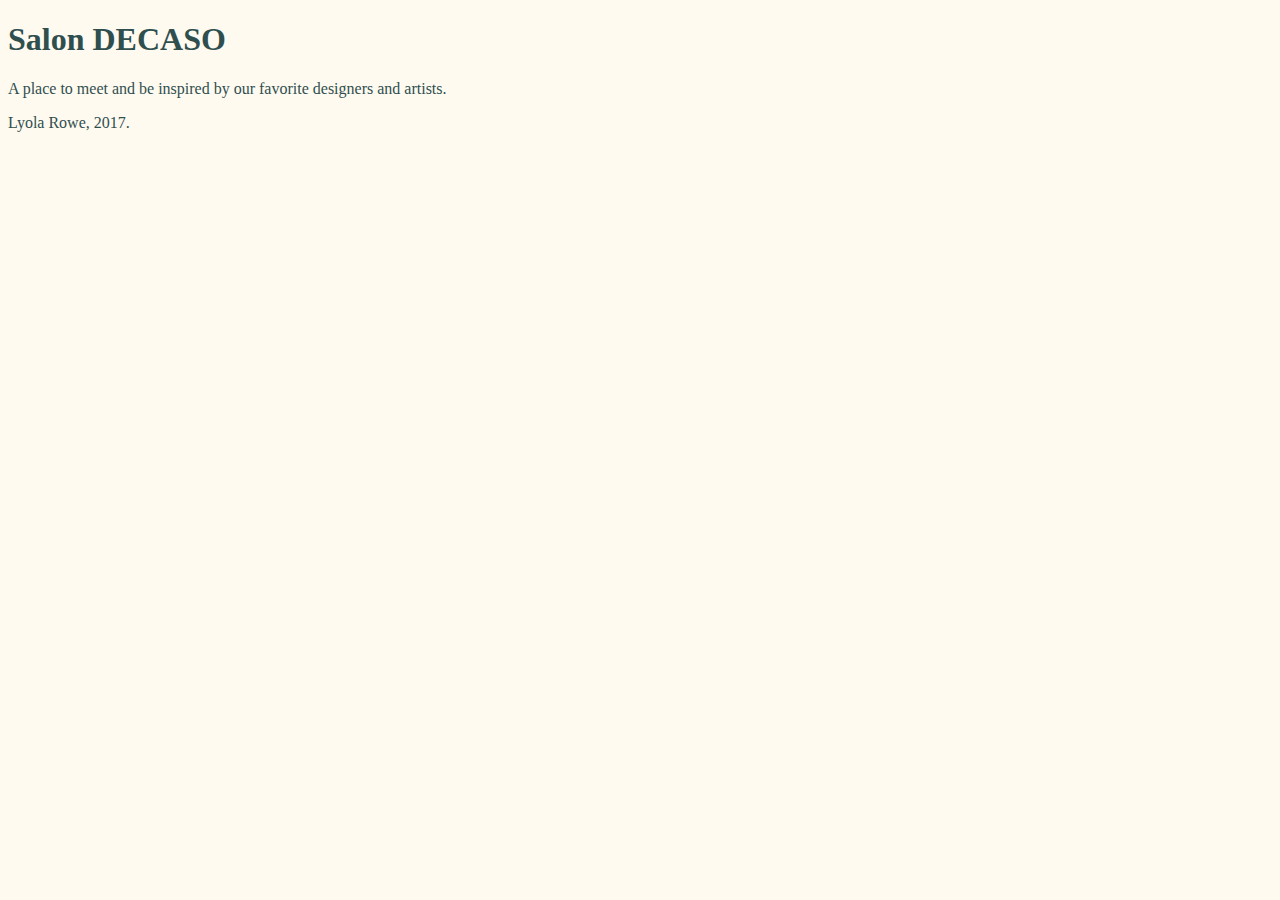
<file: unit_1/index.html>
<!DOCTYPE html>
<html>
	<head>
		<title>Salon DECASO</title>
		<link rel="stylesheet" type="text/css" href="css/style.css">
	</head>
	<body>
		<h1>Salon DECASO</h1>
		<p>A place to meet and be inspired by our favorite designers and artists. </p>
		<p>Lyola Rowe, 2017.</p>
	</body>
</html>
</file>
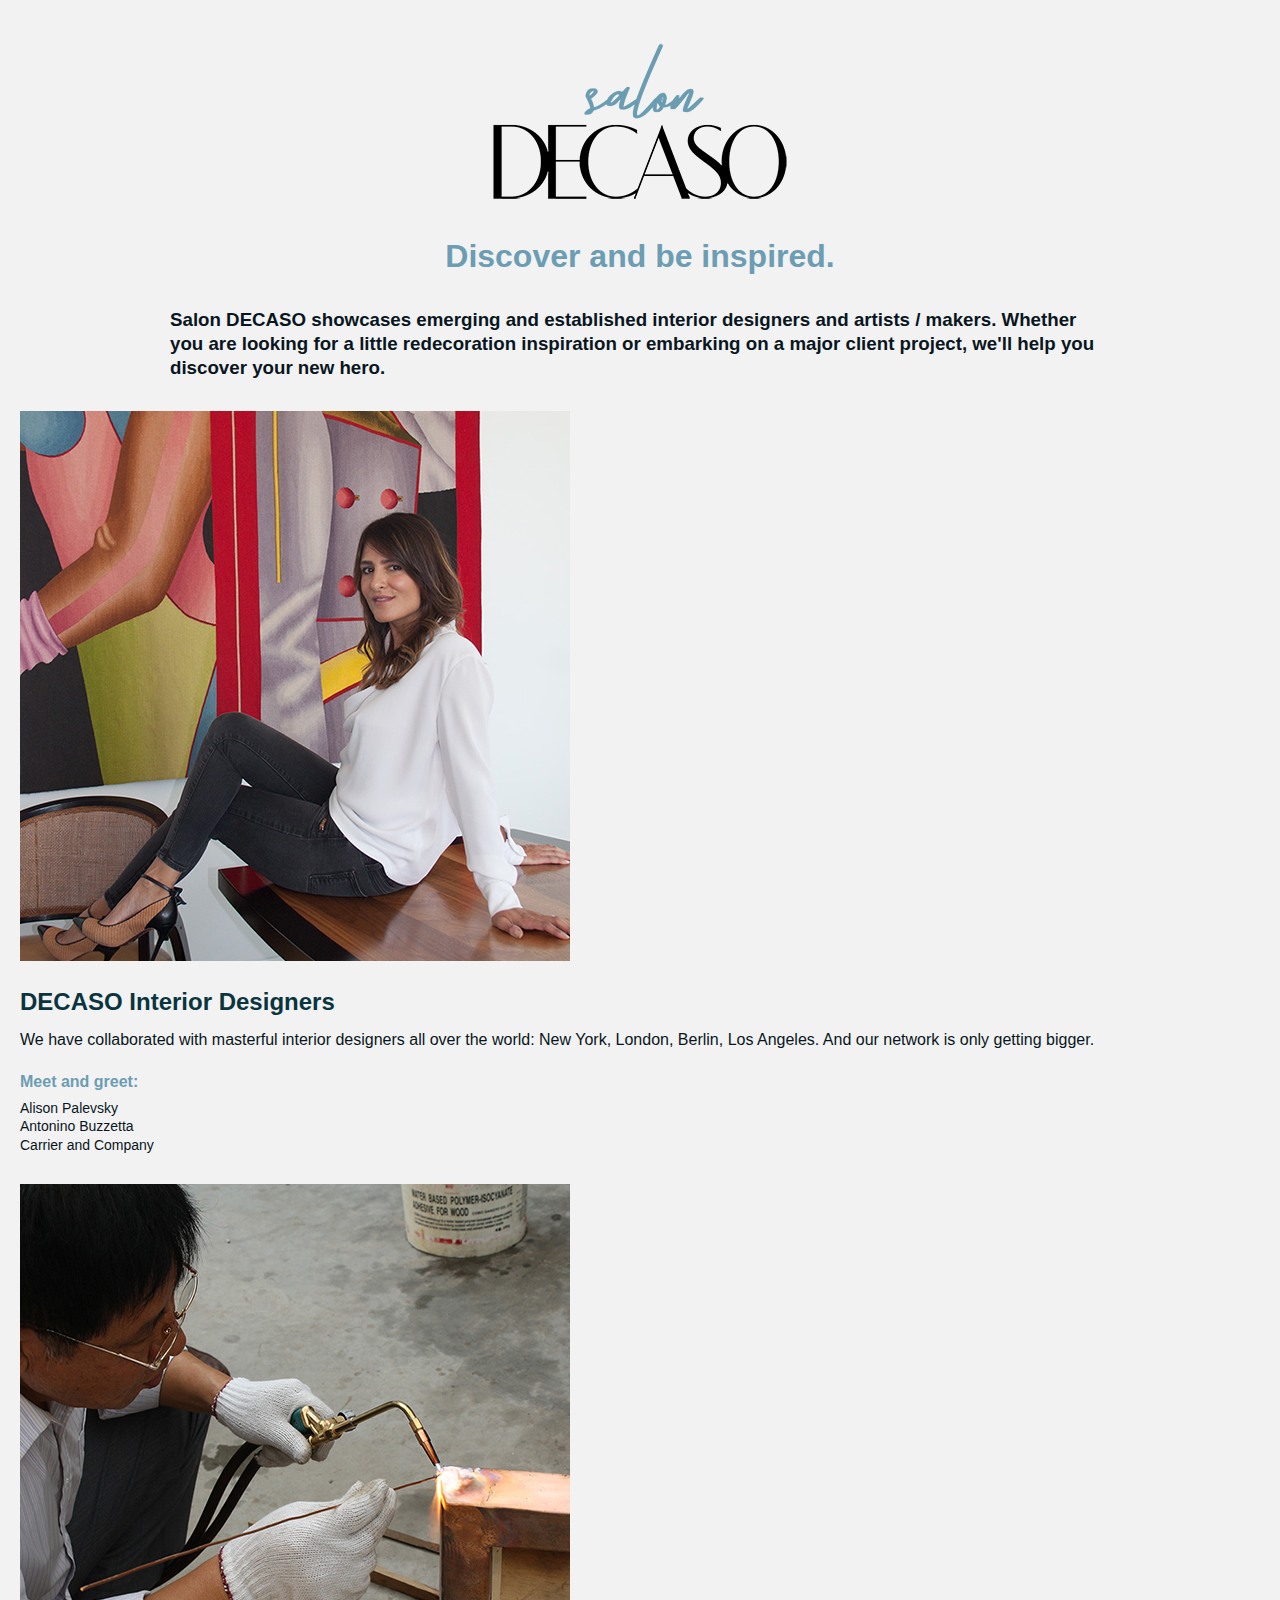
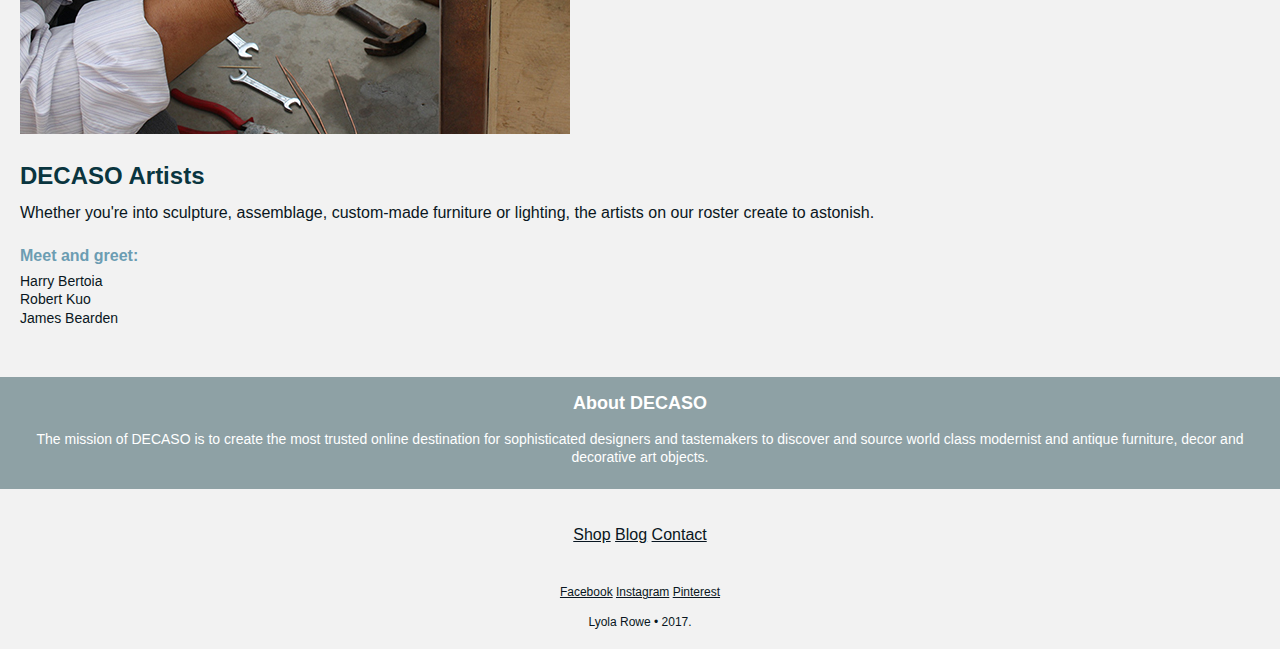
<file: unit_3/index.html>
<!DOCTYPE html>
<html>
<head>
	<title>Salon DECASO</title>
	<link rel="stylesheet" type="text/css" href="css/style.css">
</head>
<body>
	<main>
	<img src="images/logo-salon-decaso.png" alt="Salon DECASO logo" title="Salon DECASO" class="center">
	
	<h1>Discover and be inspired.</h1>
	<h3>Salon DECASO showcases emerging and established interior designers and artists / makers. Whether you are looking for
	a little redecoration inspiration or embarking on a major client project, we'll help you discover your new hero.</h3>
	
	<img src="images/alison-palevsky-web.jpg" alt="Photo of Alison Palevsky" title="Alison Palevsky" class="image">
	<h2>DECASO Interior Designers</h2>
	<p>We have collaborated with masterful interior designers all over the world: New York, London, Berlin, Los Angeles. And our network is only getting bigger.</p>

	<h4>Meet and greet:</h4>
	<ul>
		<li>Alison Palevsky</li>
		<li>Antonino Buzzetta</li>
		<li>Carrier and Company</li>
	</ul>


	<img src="images/robert-kuo-web.jpg" alt="Photo of Robert Kuo" title="Robert Kuo" class="image">
	<h2>DECASO Artists</h2>
	<p>Whether you're into sculpture, assemblage, custom-made furniture or lighting, the artists on our roster create to astonish.</p>

	<h4>Meet and greet:</h4>
	<ul>
		<li>Harry Bertoia</li>
		<li>Robert Kuo</li>
		<li>James Bearden</li>
	</ul>
	</main>

	<section>
		<div id="about">About DECASO</div>
		<div id="about-descr">The mission of DECASO is to create the most trusted online destination for sophisticated designers and tastemakers to discover and source world class modernist and antique furniture, decor and decorative art objects.</div>
	</section>


	<div class="links">
		<a href="https://www.decaso.com/">Shop</a>
		<a href="https://www.decaso.com/blog/">Blog</a>
		<a href="https://www.decaso.com/question/create">Contact</a>
	</div>


	<footer>
		<a href="https://www.facebook.com/DECASOhome/">Facebook</a>
		<a href="https://www.instagram.com/decasohome/">Instagram</a>
		<a href="https://www.pinterest.com/decasohome/">Pinterest</a>
		<p>Lyola Rowe &bull; 2017.</p>
	</footer>

</body>
</html>
</file>
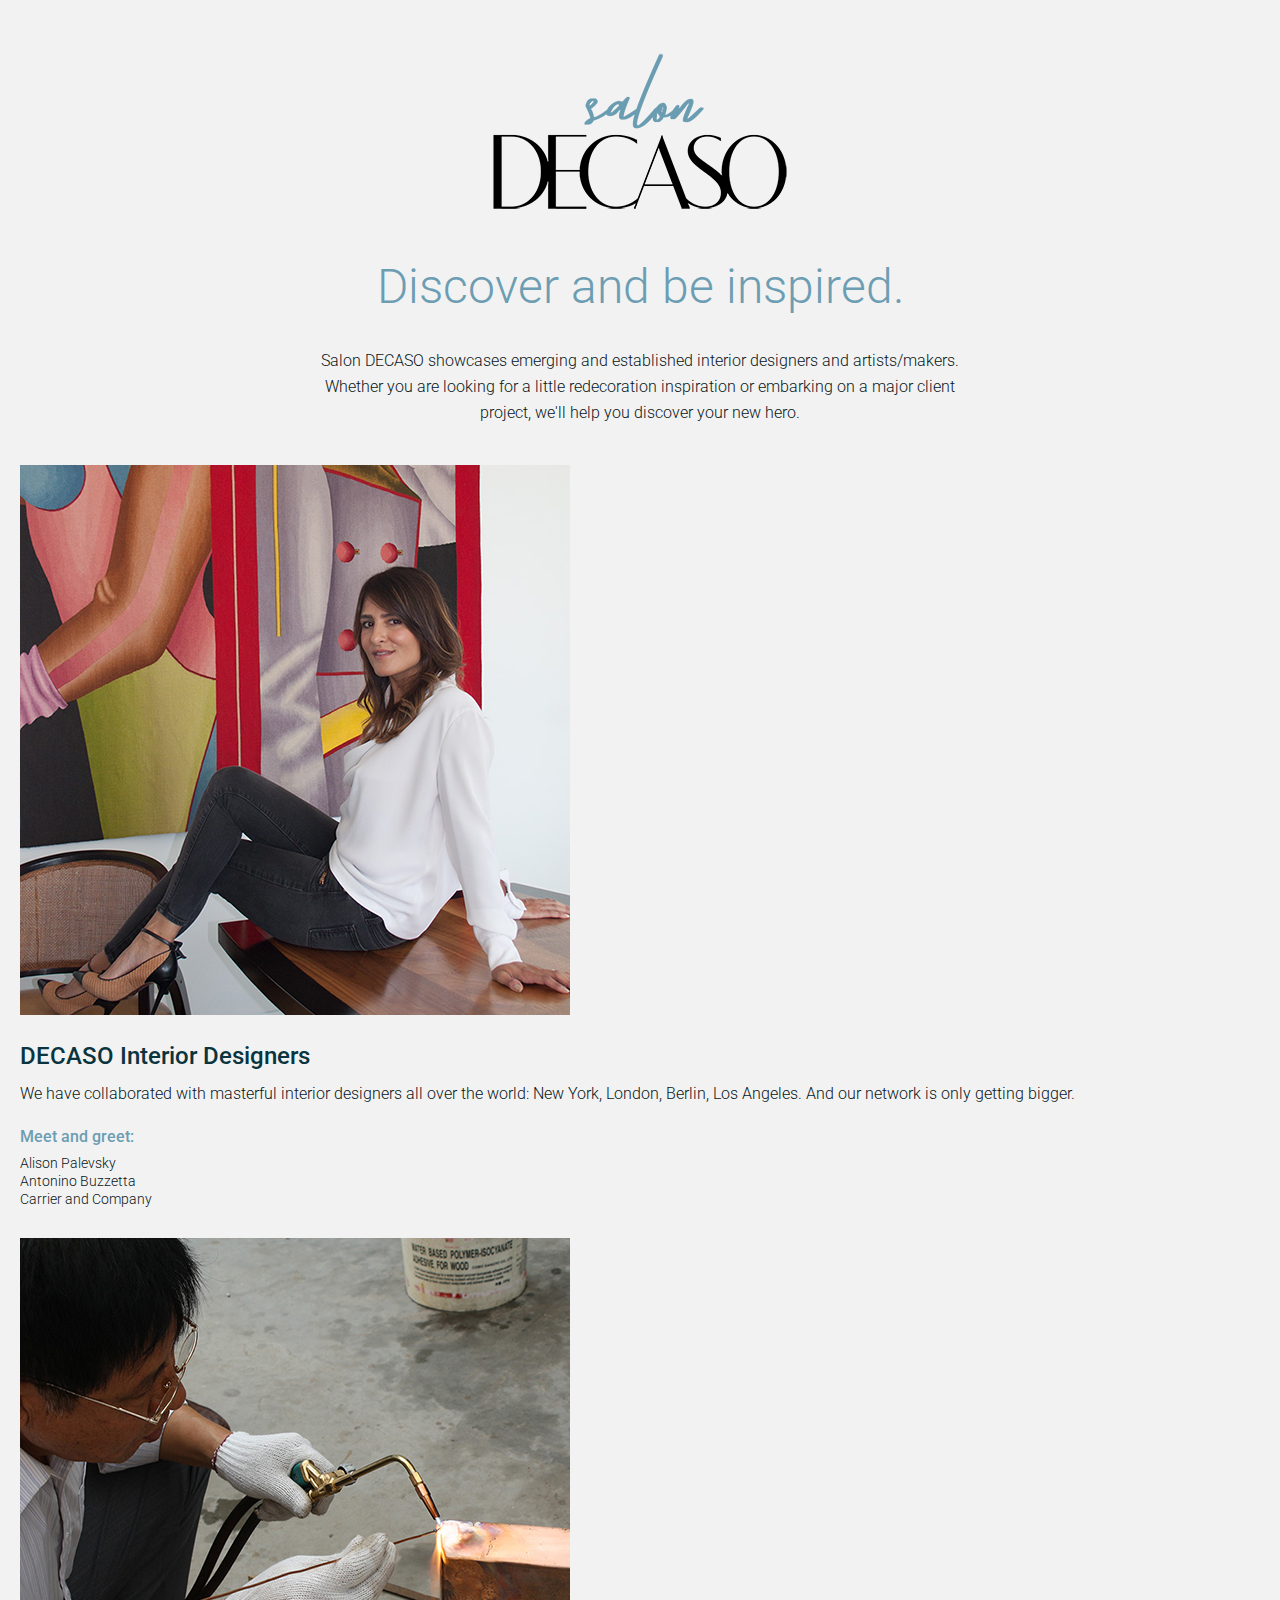
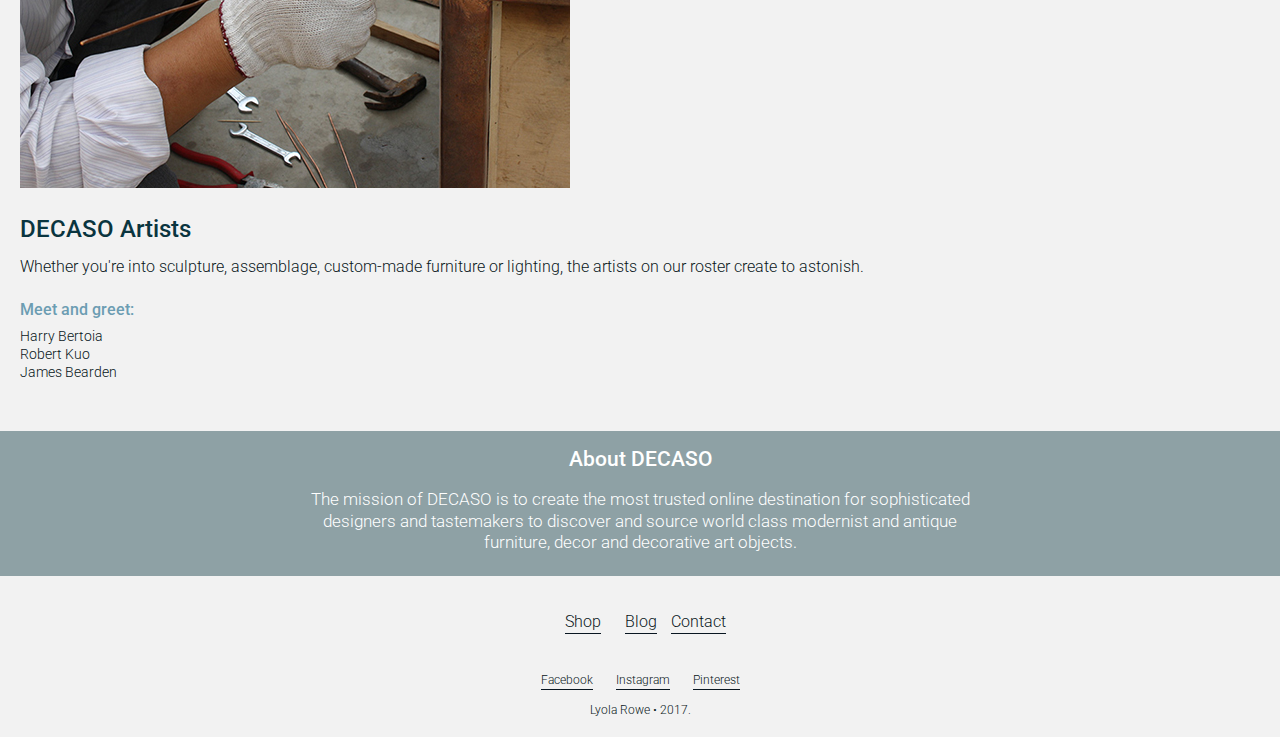
<file: unit_4/index.html>
<!DOCTYPE html>
<html>
<head>
	<title>Salon DECASO</title>
	<link rel="stylesheet" type="text/css" href="css/style.css">
</head>
<body>
	<main>
		<img src="images/logo-salon-decaso.png" alt="Salon DECASO logo" title="Salon DECASO" class="center">
	
		<h1>Discover and be inspired.</h1>
		<h3>Salon DECASO showcases emerging and established interior designers and artists/makers. Whether you are looking for
		a little redecoration inspiration or embarking on a major client project, we'll help you discover your new hero.</h3>
	
		<img src="images/alison-palevsky-web.jpg" alt="Photo of Alison Palevsky" title="Alison Palevsky" class="image">
		<h2>DECASO Interior Designers</h2>
		<p>We have collaborated with masterful interior designers all over the world: New York, London, Berlin, Los Angeles. And our network is only getting bigger.</p>

		<h4>Meet and greet:</h4>
		<ul>
			<li>Alison Palevsky</li>
			<li>Antonino Buzzetta</li>
			<li>Carrier and Company</li>
		</ul>


		<img src="images/robert-kuo-web.jpg" alt="Photo of Robert Kuo" title="Robert Kuo" class="image">
		<h2>DECASO Artists</h2>
		<p>Whether you're into sculpture, assemblage, custom-made furniture or lighting, the artists on our roster create to astonish.</p>

		<h4>Meet and greet:</h4>
		<ul>
			<li>Harry Bertoia</li>
			<li>Robert Kuo</li>
			<li>James Bearden</li>
		</ul>
	</main>

	<section>
		<div id="about">About DECASO</div>
		<div id="about-descr">The mission of DECASO is to create the most trusted online destination for sophisticated designers and tastemakers to discover and source world class modernist and antique furniture, decor and decorative art objects.</div>
	</section>


	<div class="links">
		<a class="eachlink" href="https://www.decaso.com/">Shop</a>
		<a class="eachlink" href="https://www.decaso.com/blog/">Blog</a>
		<a  href="https://www.decaso.com/question/create">Contact</a>
	</div>


	<footer>
		<a class="eachlink" href="https://www.facebook.com/DECASOhome/">Facebook</a>
		<a class="eachlink" href="https://www.instagram.com/decasohome/">Instagram</a>
		<a class="eachlink" href="https://www.pinterest.com/decasohome/">Pinterest</a>
		<p>Lyola Rowe &bull; 2017.</p>
	</footer>

</body>
</html>
</file>
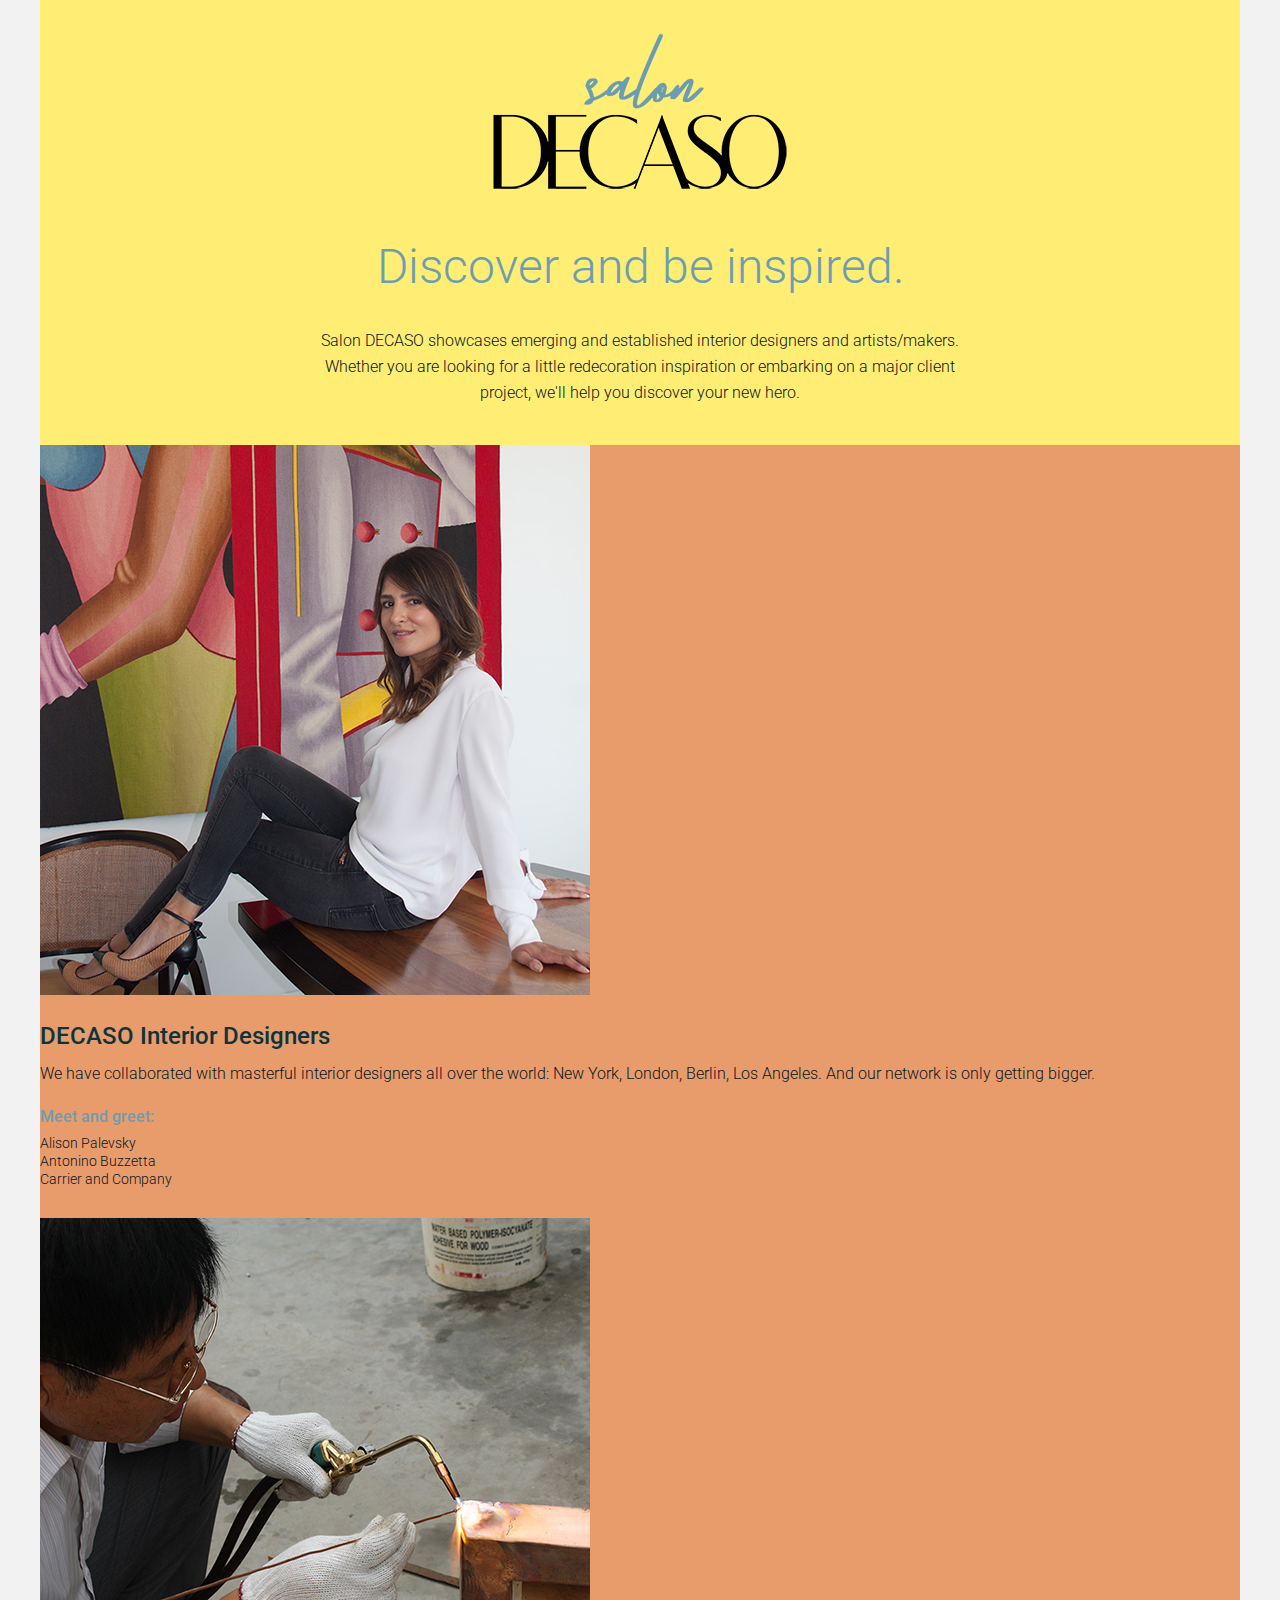
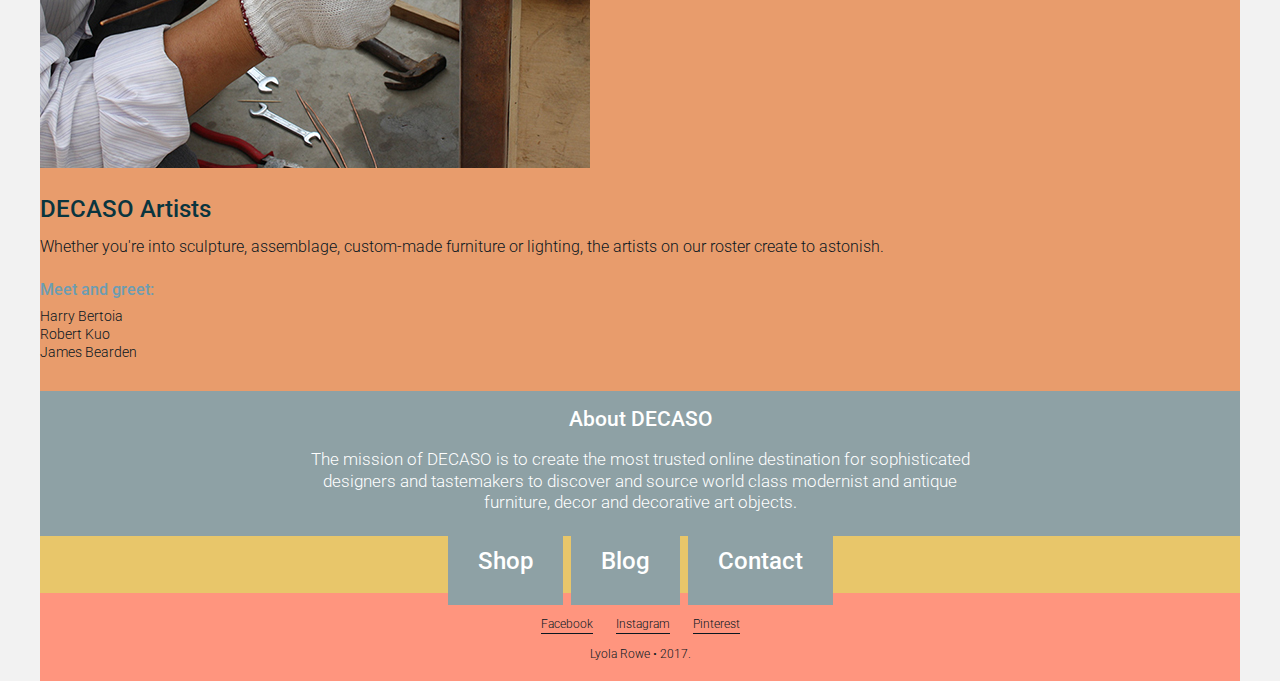
<file: unit_5/index.html>
<!DOCTYPE html>
<html>
<head>
	<title>Salon DECASO</title>
	<link rel="stylesheet" type="text/css" href="css/style.css">
</head>
<body>
	<main>
		<header>
			<img src="images/logo-salon-decaso.png" alt="Salon DECASO logo" title="Salon DECASO" class="center">
	
			<h1>Discover and be inspired.</h1>
			<h3>Salon DECASO showcases emerging and established interior designers and artists/makers. Whether you are looking for a little redecoration inspiration or embarking on a major client project, we'll help you discover your new hero.</h3>
		</header>
	
			<article>
				<img src="images/alison-palevsky-web.jpg" alt="Photo of Alison Palevsky" title="Alison Palevsky" class="image">
				<h2>DECASO Interior Designers</h2>
				<p>We have collaborated with masterful interior designers all over the world: New York, London, Berlin, Los Angeles. And our network is only getting bigger.</p>

				<h4>Meet and greet:</h4>
				<ul>
					<li>Alison Palevsky</li>
					<li>Antonino Buzzetta</li>
					<li>Carrier and Company</li>
				</ul>
			</article>

			<article>
				<img src="images/robert-kuo-web.jpg" alt="Photo of Robert Kuo" title="Robert Kuo" class="image">
				<h2>DECASO Artists</h2>
				<p>Whether you're into sculpture, assemblage, custom-made furniture or lighting, the artists on our roster create to astonish.</p>

				<h4>Meet and greet:</h4>
				<ul>
					<li>Harry Bertoia</li>
					<li>Robert Kuo</li>
					<li>James Bearden</li>
				</ul>
			</article>
	</main>

	<nav>
		<section>
			<div id="about">About DECASO</div>
			<div id="about-descr">The mission of DECASO is to create the most trusted online destination for sophisticated designers and tastemakers to discover and source world class modernist and antique furniture, decor and decorative art objects.</div>
		</section>


		<div class="links">
			<a class="buttonlink" href="https://www.decaso.com/">Shop</a>
			<a class="buttonlink" href="https://www.decaso.com/blog/">Blog</a>
			<a class="buttonlink" href="https://www.decaso.com/question/create">Contact</a>
		</div>
	</nav>


	<footer>
		<a class="smlink" href="https://www.facebook.com/DECASOhome/">Facebook</a>
		<a class="smlink" href="https://www.instagram.com/decasohome/">Instagram</a>
		<a class="smlink" href="https://www.pinterest.com/decasohome/">Pinterest</a>
		<p>Lyola Rowe &bull; 2017.</p>
	</footer>

</body>
</html>
</file>
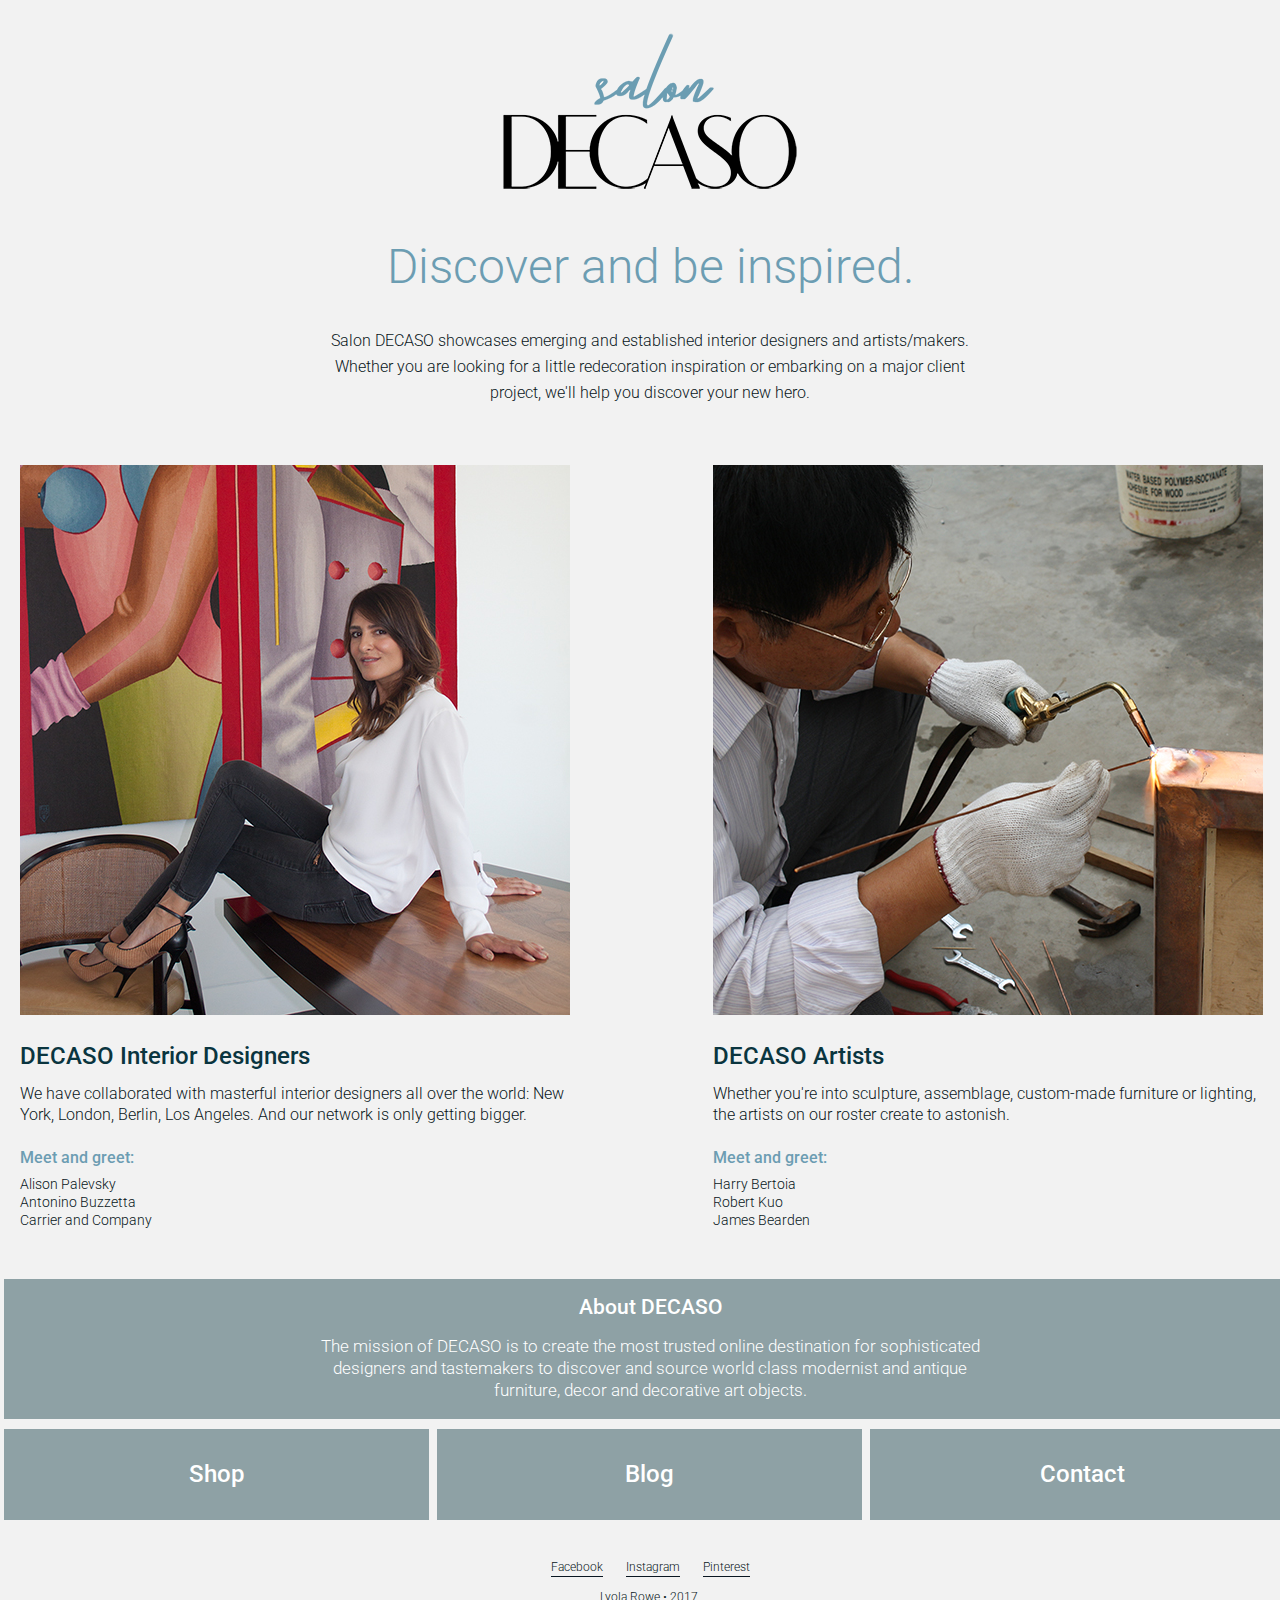
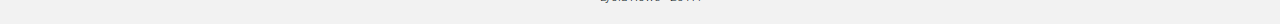
<file: unit_6/index.html>
<!DOCTYPE html>
<html>
<head>
	<title>Salon DECASO</title>
	<link rel="stylesheet" type="text/css" href="css/style.css">
</head>
<body>
	<main>
		<header>
			<img src="images/logo-salon-decaso.png" alt="Salon DECASO logo" title="Salon DECASO" class="center">
	
			<h1>Discover and be inspired.</h1>
			<h3>Salon DECASO showcases emerging and established interior designers and artists/makers. Whether you are looking for a little redecoration inspiration or embarking on a major client project, we'll help you discover your new hero.</h3>
		</header>
		<div id="two_column" class="clearfix">
			<article id="left">
				<img src="images/alison-palevsky-550px.jpg" alt="Photo of Alison Palevsky" title="Alison Palevsky" class="image">
				<h2>DECASO Interior Designers</h2>
				<p>We have collaborated with masterful interior designers all over the world: New York, London, Berlin, Los Angeles. And our network is only getting bigger.</p>

				<h4>Meet and greet:</h4>
				<ul>
					<li>Alison Palevsky</li>
					<li>Antonino Buzzetta</li>
					<li>Carrier and Company</li>
				</ul>
			</article>

			<article id="right">
				<img src="images/robert-kuo-550px.jpg" alt="Photo of Robert Kuo" title="Robert Kuo" class="image">
				<h2>DECASO Artists</h2>
				<p>Whether you're into sculpture, assemblage, custom-made furniture or lighting, the artists on our roster create to astonish.</p>

				<h4>Meet and greet:</h4>
				<ul>
					<li>Harry Bertoia</li>
					<li>Robert Kuo</li>
					<li>James Bearden</li>
				</ul>
			</article>
		</div>
	</main>

	<nav>
		<section>
			<div id="about">About DECASO</div>
			<div id="about-descr">The mission of DECASO is to create the most trusted online destination for sophisticated designers and tastemakers to discover and source world class modernist and antique furniture, decor and decorative art objects.</div>
		</section>


		<div class="links clearfix">
			<a class="buttonlink" href="https://www.decaso.com/">Shop</a>
			<a class="buttonlink" href="https://www.decaso.com/blog/">Blog</a>
			<a class="buttonlink" href="https://www.decaso.com/question/create">Contact</a>
		</div>
	</nav>


	<footer>
		<a class="smlink" href="https://www.facebook.com/DECASOhome/">Facebook</a>
		<a class="smlink" href="https://www.instagram.com/decasohome/">Instagram</a>
		<a class="smlink" href="https://www.pinterest.com/decasohome/">Pinterest</a>
		<p>Lyola Rowe &bull; 2017.</p>
	</footer>

</body>
</html>
</file>
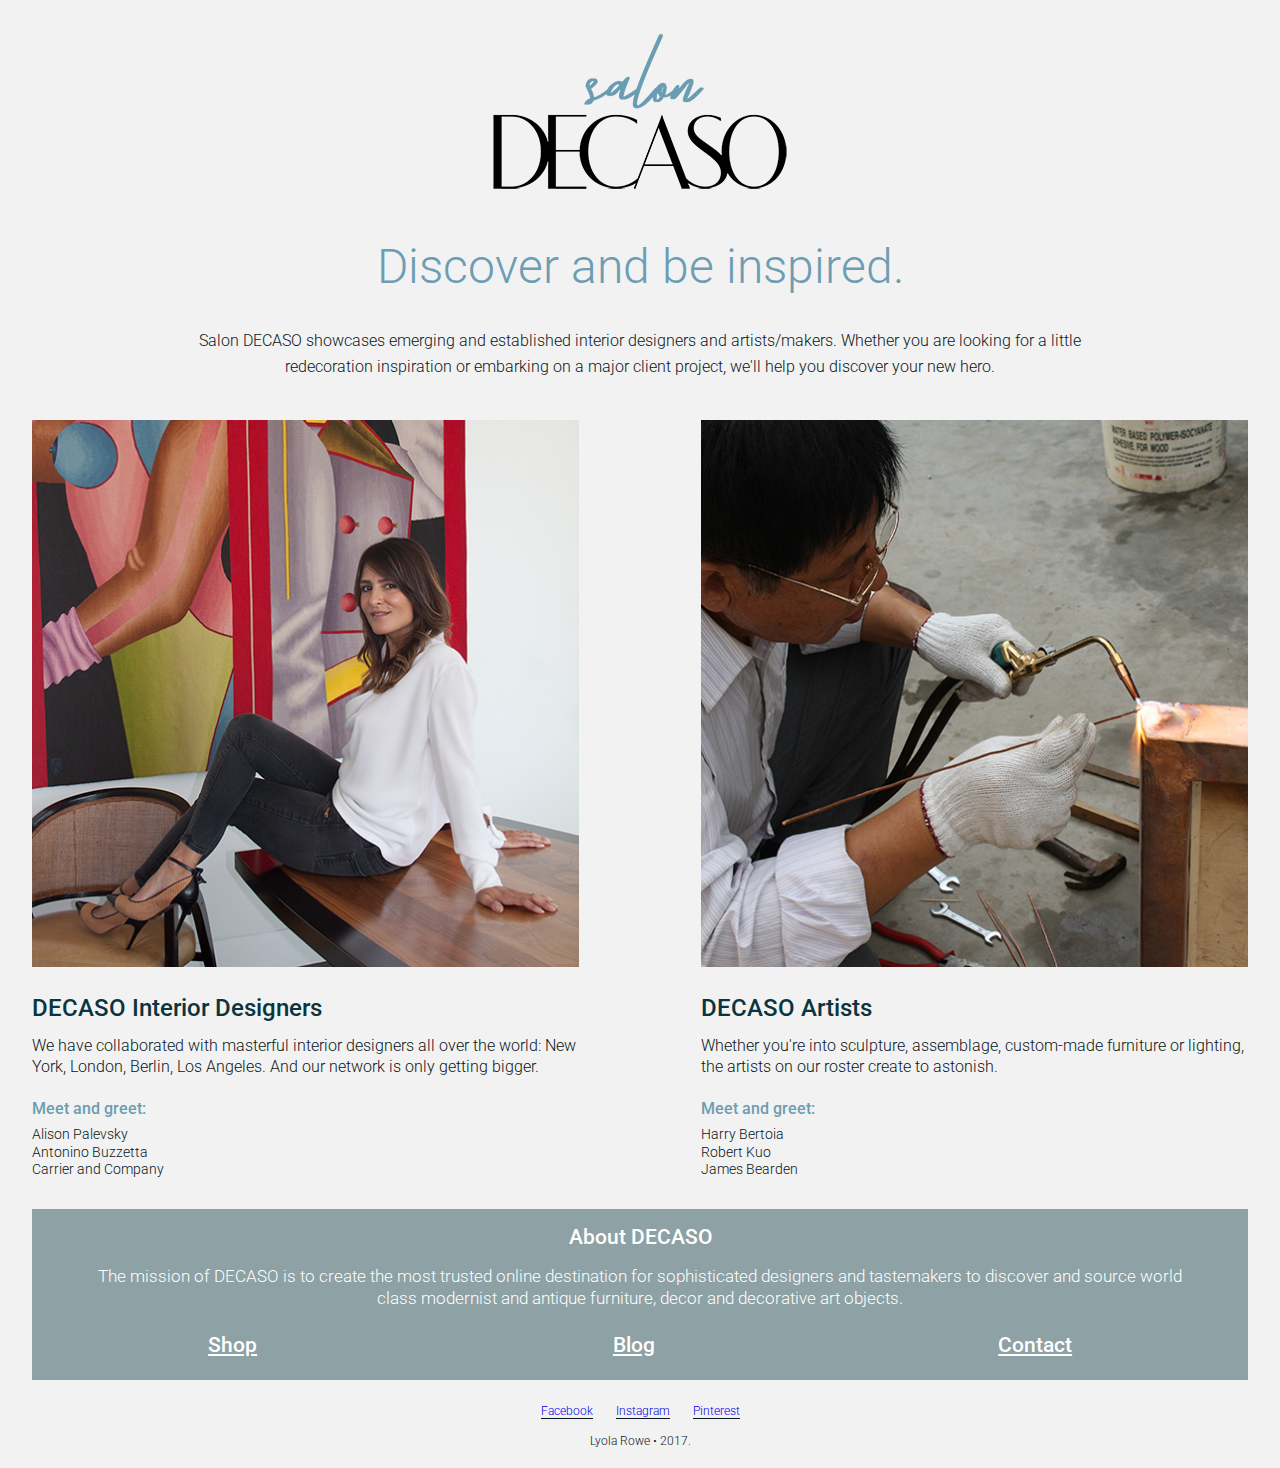
<file: unit_8/index.html>
<!DOCTYPE html>
<html>
<head>
	<meta name="viewport" content="width=device-width, initial-scale=1">
	<title>Salon DECASO</title>
	<link rel="stylesheet" type="text/css" href="css/style.css">
</head>
<body>
	<main>
		<header>
			<img src="images/logo-salon-decaso.png" alt="Salon DECASO logo" title="Salon DECASO" class="center">
	
			<h1>Discover and be inspired.</h1>
			<h3>Salon DECASO showcases emerging and established interior designers and artists/makers. Whether you are looking for a little redecoration inspiration or embarking on a major client project, we'll help you discover your new hero.</h3>
		</header>
		<div id="two_column" class="clearfix">
			<article id="left">
				<img src="images/alison-palevsky-550px.jpg" alt="Photo of Alison Palevsky" title="Alison Palevsky" class="image">
				<h2>DECASO Interior Designers</h2>
				<p>We have collaborated with masterful interior designers all over the world: New York, London, Berlin, Los Angeles. And our network is only getting bigger.</p>

				<h4>Meet and greet:</h4>
				<ul>
					<li>Alison Palevsky</li>
					<li>Antonino Buzzetta</li>
					<li>Carrier and Company</li>
				</ul>
			</article>
			<article id="right">
				<img src="images/robert-kuo-550px.jpg" alt="Photo of Robert Kuo" title="Robert Kuo" class="image">
				<h2>DECASO Artists</h2>
				<p>Whether you're into sculpture, assemblage, custom-made furniture or lighting, the artists on our roster create to astonish.</p>

				<h4>Meet and greet:</h4>
				<ul>
					<li>Harry Bertoia</li>
					<li>Robert Kuo</li>
					<li>James Bearden</li>
				</ul>
			</article>
		</div>
	</main>
	<section>
		<div id="about">About DECASO</div>
		<div id="about-descr">The mission of DECASO is to create the most trusted online destination for sophisticated designers and tastemakers to discover and source world class modernist and antique furniture, decor and decorative art objects.</div>
		<div class="links clearfix">
		<a class="buttonlink" href="https://www.decaso.com/">Shop</a>
		<a class="buttonlink" href="https://www.decaso.com/blog/">Blog</a>
		<a class="buttonlink" href="https://www.decaso.com/question/create">Contact</a>
	</div>
	</section>
	<footer>
		<a class="smlink" href="https://www.facebook.com/DECASOhome/">Facebook</a>
		<a class="smlink" href="https://www.instagram.com/decasohome/">Instagram</a>
		<a class="smlink" href="https://www.pinterest.com/decasohome/">Pinterest</a>
		<p>Lyola Rowe &bull; 2017.</p>
	</footer>
</body>
</html>
</file>
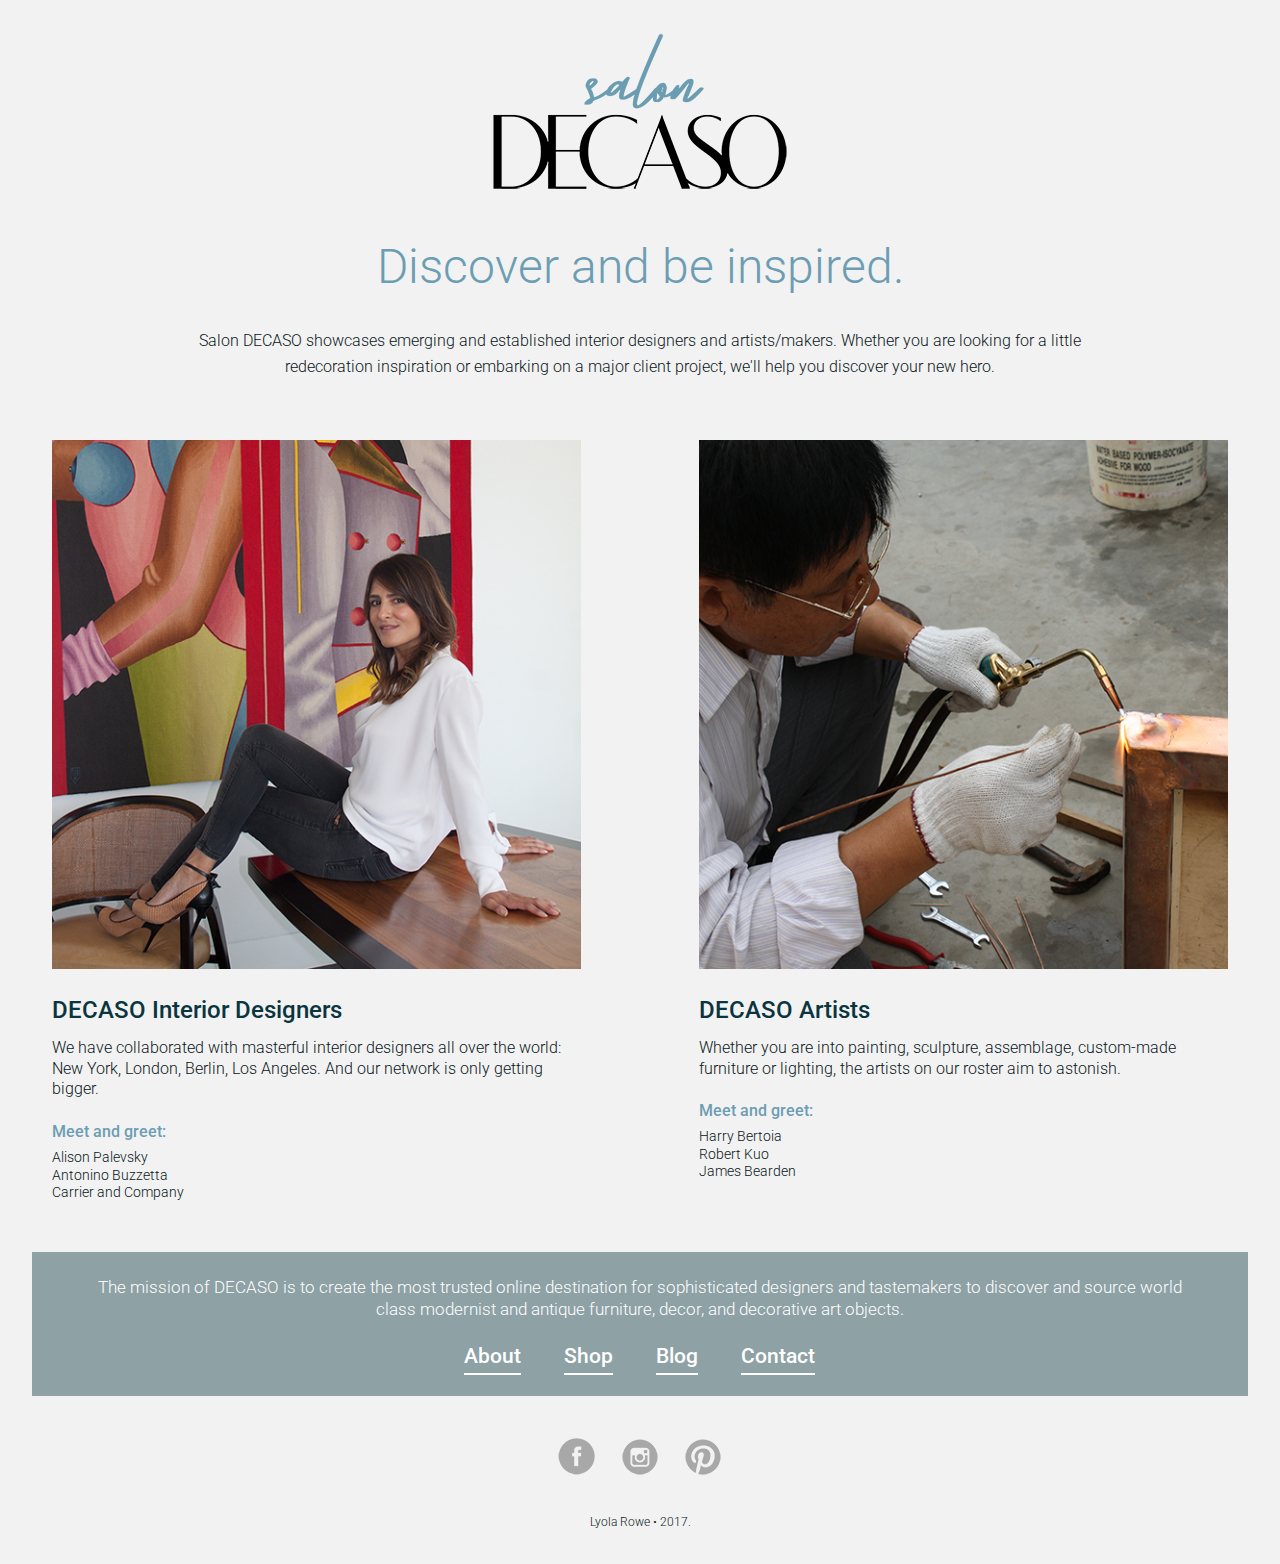
<file: unit_9/index.html>
<!DOCTYPE html>
<html>
<head>
	<meta name="viewport" content="width=device-width, initial-scale=1">
	<title>Salon DECASO</title>
	<link rel="stylesheet" type="text/css" href="css/style.css">
</head>
<body>
	<main>
		<header>
			<img src="images/logo-salon-decaso.png" alt="Salon DECASO logo" title="Salon DECASO" class="center">
	
			<h1>Discover and be inspired.</h1>
			<h3>Salon DECASO showcases emerging and established interior designers and artists/makers. Whether you are looking for a little redecoration inspiration or embarking on a major client project, we'll help you discover your new hero.</h3>
		</header>
		<div id="two_column" class="clearfix">
			<article id="left">
				<img src="images/alison-palevsky-550px.jpg" alt="Photo of Alison Palevsky" title="Alison Palevsky" class="image">
				<h2>DECASO Interior Designers</h2>
				<p>We have collaborated with masterful interior designers all over the world: New York, London, Berlin, Los Angeles. And our network is only getting bigger.</p>

				<h4>Meet and greet:</h4>
				<ul>
					<li>Alison Palevsky</li>
					<li>Antonino Buzzetta</li>
					<li>Carrier and Company</li>
				</ul>
			</article>
			<article id="right">
				<img src="images/robert-kuo-550px.jpg" alt="Photo of Robert Kuo" title="Robert Kuo" class="image">
				<h2>DECASO Artists</h2>
				<p>Whether you are into painting, sculpture, assemblage, custom-made furniture or lighting, the artists on our roster aim to astonish.</p>

				<h4>Meet and greet:</h4>
				<ul>
					<li>Harry Bertoia</li>
					<li>Robert Kuo</li>
					<li>James Bearden</li>
				</ul>
			</article>
		</div>
	</main>
	<section>
		<!-- <div id="about">About DECASO</div> -->
		<div id="about-descr">The mission of DECASO is to create the most trusted online destination for sophisticated designers and tastemakers to discover and source world class modernist and antique furniture, decor, and decorative art objects.</div>
		<div class="links clearfix" id="bottomnav">
		<a class="buttonlink" href="https://www.decaso.com/pages/about-us" target="_blank">About</a>
		<a class="buttonlink" href="https://www.decaso.com/collection/new-arrivals" target="_blank">Shop</a>
		<a class="buttonlink" href="https://www.decaso.com/blog/" target="_blank">Blog</a>
		<a class="buttonlink" href="https://www.decaso.com/question/create" target="_blank">Contact</a>
		</div>
	</section>
	<footer>
		<a class="smlink" href="https://www.facebook.com/DECASOhome/" target="_blank"><img src="images/if_facebook_circle_black_107153.png" alt="Facebook" title="Facebook" target="_blank"></a>
		<a class="smlink" href="https://www.instagram.com/decasohome/" target="_blank"><img src="images/if_78-instagram_104425.png" alt="Instagram" title="Instagram"></a>
		<a class="smlink" href="https://www.pinterest.com/decasohome/" target="_blank"><img src="images/if_73-pinterest_104430.png" alt="Pinterest" title="Pinterest"></a>
		<p>Lyola Rowe &bull; 2017.</p>
	</footer>
</body>
</html>
</file>
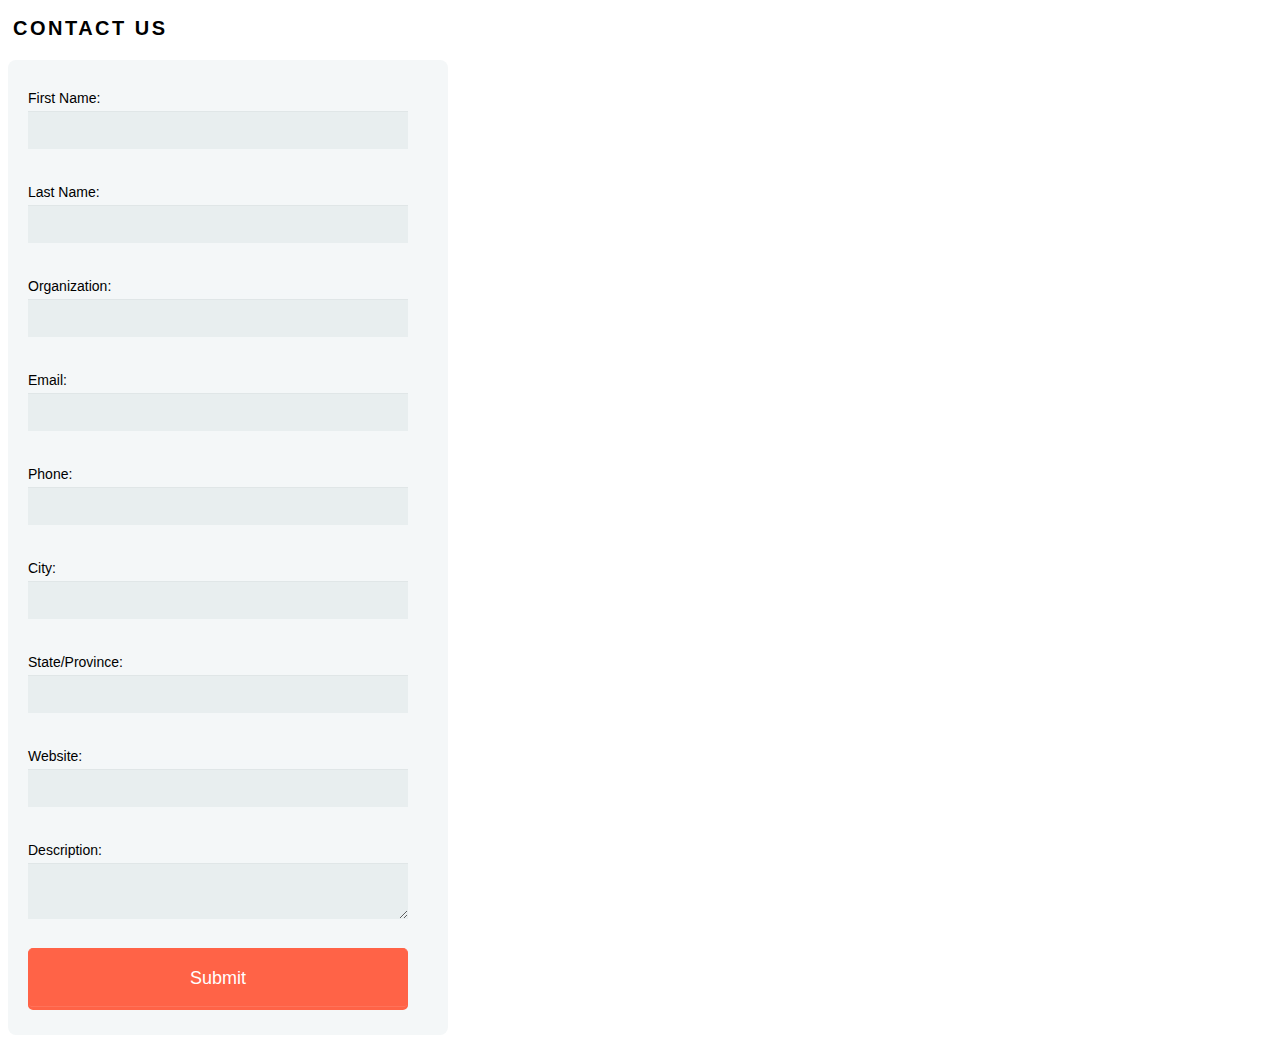
<file: web_lead_form/index.html>
<!DOCTYPE html>
<html>
  <head>
    <meta charset="UTF-8">
    <title>Seller Form</title>
    <link rel="stylesheet" href="css/style.css">
  </head>
  <body>

<h2>Contact Us</h2>

  	<form name="insightly_web_to_lead" action="https://crm.na1.insightly.com/WebToLead/Create" method="post">
  		<input type="hidden" name="formId" value="/sg59mgkUR+wWVe85tR1Xg==" />
  		
  		<label for="insightly_firstName">First Name: </label>
  		<input id="insightly_firstName" name="FirstName" type="text"/><br/>
  		
  		<label for="insightly_lastName">Last Name: </label>
  		<input id="insightly_lastName" name="LastName" type="text"/><br/>
  		
  		<label for="insightly_organization">Organization: </label>
  		<input id="insightly_organization" name="OrganizationName" type="text"/><br/>
  		
  		<label for="email">Email: </label>
  		<input id="insightly_Email" name="email" type="text"/><br/>
  		
  		<label for="phone">Phone: </label>
  		<input id="insightly_Phone" name="phone" type="text"/><br/>
  		
  		<label for="AddressCity">City: </label>
  		<input id="insightly_AddressCity" name="AddressCity" type="text"/><br/>
  		
  		<label for="AddressState">State/Province: </label>
  		<input id="insightly_AddressState" name="AddressState" type="text"/><br/>
  		
  		<label for="website">Website: </label>
  		<input id="insightly_WebSite" name="website" type="text"/><br/>
  		
  		<label for="Description">Description: </label>
  		<textarea id="insightly_Description" name="Description" type="text"></textarea><br/>
  		
  		<input type="hidden" id="insightly_ResponsibleUser" name="ResponsibleUser" value="1482930"/>
  		<input type="hidden" id="insightly_LeadSource" name="LeadSource" value="615472"/><input type="submit" value="Submit"></form>
  
  </body>
</html>
</file>
<file: unit_1/css/style.css>
body {
    background-color: floralwhite;
}

h1, p {
    color: darkslategrey;
}
</file>
<file: unit_3/css/style.css>
* {
	padding: 0;
	margin: 0;
}
body {
	font-family: Helvetica, Arial, sans-serif;
	font-size: 16px;
	background-color: #f2f2f2;
	color: #091621;
	line-height: 1.3;
}
main {
	margin: 20px;
}
img {
	padding-bottom: 20px;
}
img.center {
	  display: block;
  margin-left: auto;
  margin-right: auto;
  padding-top: 20px;
  padding-bottom: 30px;
}
h1 {
	text-align: center;
	padding-bottom: 30px;
	color: #6c9db2;
}
h2 {
	color: #0A353f;
	padding-bottom: 12px;
}
h3 {
	margin-left: 150px;
	margin-right: 150px;
	padding-bottom: 30px;
}
h4 {
	padding-top: 10px;
	padding-bottom: 6px;
	color: #6c9db2;
}
p {
	padding-bottom: 12px;
}
ul {
	font-size: 14px;
	padding-bottom: 30px;
	list-style-type: none;
}
section {
	background-color: #8ea1a5;
	margin: 0px;
	color: #ffffff;
	font-size: 14px;
	text-align: center;
	padding-top: 10px;
	padding-bottom: 10px;
}
#about {
	color: #ffffff;
	font-weight: bold;
	font-size: 18px;
	padding-top: 5px;
	padding-bottom: 15px;
}
#about-descr {
	padding-bottom: 12px;
	margin-left: 30px;
	margin-right: 30px;
}
a {
color: inherit;
}
.links {
	padding-top: 36px;
	padding-bottom: 16px;
	text-align: center;
}
footer {
	padding-top: 16px;
	text-align: center;
	line-height: 30px;
	font-size: 12px;
}
</file>
<file: unit_4/css/style.css>
@import url('https://fonts.googleapis.com/css?family=Roboto:300,400,500');


* {
	padding: 0;
	margin: 0;
}
body {
	font-family: 'Roboto', Helvetica, sans-serif;
	font-size: 16px;
	font-weight: 300;
	background-color: #f2f2f2;
	color: #091621;
	line-height: 1.3;
}
main {
	margin: 20px;
}
img {
	padding-bottom: 20px;
}
img.center {
	  display: block;
  margin-left: auto;
  margin-right: auto;
  padding-top: 30px;
  padding-bottom: 40px;
}
h1 {
	text-align: center;
	padding-bottom: 30px;
	color: #6c9db2;
	font-family: 'Roboto', Helvetica, sans-serif;
	font-size: 3em;
	font-weight: 300;
}
h2 {
	color: #0A353f;
	padding-bottom: 12px;
	font-family: Roboto, serif;
	font-weight: 500;
}
h3 {
	width: 680px;
	margin: auto;
	padding-bottom: 40px;
	font-family: 'Roboto', Helvetica, sans-serif;
	font-size: 1em;
	font-weight: 300;
	text-align: center;
	line-height: 1.6em;
}
h4 {
	padding-top: 10px;
	padding-bottom: 6px;
	color: #6c9db2;
	font-family: 'Roboto', Helvetica, sans-serif;
	font-weight: 500;
}
p {
	padding-bottom: 12px;
}
ul {
	font-size: 14px;
	padding-bottom: 30px;
	list-style-type: none;
}
section {
	background-color: #8ea1a5;
	margin: 0px;
	color: #ffffff;
	font-size: 14px;
	text-align: center;
	padding-top: 10px;
	padding-bottom: 10px;
}
#about {
	color: #ffffff;
	font-weight: bold;
	font-size: 1.5em;
	padding-top: 5px;
	padding-bottom: 15px;
	font-family: 'Roboto', Helvetica, sans-serif;
	font-weight: 500;
}
#about-descr {
	padding-bottom: 12px;
	margin-left: 30px;
	margin-right: 30px;
	width: 700px;
	margin: auto;
	font-size: 1.2em;
}
a {
	text-decoration: none;
	color: inherit;
	border-bottom: 1px solid #091621;
	padding-bottom: 2px;
}
.links {
	padding-top: 36px;
	padding-bottom: 16px;
	text-align: center;
}
.eachlink {
	margin-left: 10px;
	margin-right: 10px;
}

footer {
	padding-top: 16px;
	text-align: center;
	line-height: 30px;
	font-size: 12px;
}
</file>
<file: unit_5/css/style.css>
@import url('https://fonts.googleapis.com/css?family=Roboto:300,400,500');


* {
	padding: 0;
	margin: 0;
}
body {
	font-family: 'Roboto', Helvetica, sans-serif;
	font-size: 16px;
	font-weight: 300;
	background-color: #f2f2f2;
	color: #091621;
	line-height: 1.3;
	width: 1200px;
	margin: 0 auto;
}
header {
	background-color: #FFED74;
}
img {
	padding-bottom: 20px;
}
img.center {
	display: block;
  margin-left: auto;
  margin-right: auto;
  padding-top: 30px;
  padding-bottom: 40px;
}
h1 {
	text-align: center;
	padding-bottom: 30px;
	color: #6c9db2;
	font-family: 'Roboto', Helvetica, sans-serif;
	font-size: 3em;
	font-weight: 300;
}
h2 {
	color: #0A353f;
	padding-bottom: 12px;
	font-family: Roboto, serif;
	font-weight: 500;
}
h3 {
	width: 680px;
	margin: auto;
	padding-bottom: 40px;
	font-family: 'Roboto', Helvetica, sans-serif;
	font-size: 1em;
	font-weight: 300;
	text-align: center;
	line-height: 1.6em;
}
h4 {
	padding-top: 10px;
	padding-bottom: 6px;
	color: #6c9db2;
	font-family: 'Roboto', Helvetica, sans-serif;
	font-weight: 500;
}
p {
	padding-bottom: 12px;
}
ul {
	font-size: 14px;
	padding-bottom: 30px;
	list-style-type: none;
}
article {
	background-color: #E89C6C
}
section {
	background-color: #8ea1a5;
	color: #ffffff;
	font-size: 14px;
	text-align: center;
	padding-top: 10px;
	padding-bottom: 10px;
}
section:hover {
	background-color: #c1b6a2;
}
#about {
	color: #ffffff;
	font-weight: bold;
	font-size: 1.5em;
	padding-top: 5px;
	padding-bottom: 15px;
	font-family: 'Roboto', Helvetica, sans-serif;
	font-weight: 500;
}
#about-descr {
	padding-bottom: 12px;
	width: 700px;
	margin: auto;
	font-size: 1.2em;
}
a {
	text-decoration: none;
	color: inherit;
	padding-bottom: 2px;
}
.links {
	padding-top: 10px;
	padding-bottom: 16px;
	text-align: center;
}
.smlink {
	margin-left: 10px;
	margin-right: 10px;
	border-bottom: 1px solid #091621;
}
.buttonlink {
	width: 200px;
	color: #ffffff;
	background-color: #8ea1a5;
	display: inline block;
	margin: 2px;
	padding: 30px;
	padding: 30px;
	font-weight: bold;
	font-size: 1.5em;
	font-family: 'Roboto', Helvetica, sans-serif;
	font-weight: 500;	
}
.buttonlink:hover {
	background-color: #c1b6a2;
}
nav {
	background-color: #E8C66A;
}

footer {
	padding-top: 16px;
	text-align: center;
	line-height: 30px;
	font-size: 12px;
	background-color: #FF957E;
}
</file>
<file: unit_6/css/style.css>
@import url('https://fonts.googleapis.com/css?family=Roboto:300,400,500');


* {
	padding: 0;
	margin: 0;
}
body {
	font-family: 'Roboto', Helvetica, sans-serif;
	font-size: 16px;
	font-weight: 300;
	background-color: #f2f2f2;
	color: #091621;
	line-height: 1.3;
	width: 1300px;
	margin: 0 auto;
}
img {
	padding-bottom: 20px;
}
img.center {
	display: block;
  margin-left: auto;
  margin-right: auto;
  padding-top: 30px;
  padding-bottom: 40px;
}
h1 {
	text-align: center;
	padding-bottom: 30px;
	color: #6c9db2;
	font-family: 'Roboto', Helvetica, sans-serif;
	font-size: 3em;
	font-weight: 300;
}
h2 {
	color: #0A353f;
	padding-bottom: 12px;
	font-family: Roboto, serif;
	font-weight: 500;
}
h3 {
	width: 680px;
	margin: auto;
	padding-bottom: 40px;
	font-family: 'Roboto', Helvetica, sans-serif;
	font-size: 1em;
	font-weight: 300;
	text-align: center;
	line-height: 1.6em;
}
h4 {
	padding-top: 10px;
	padding-bottom: 6px;
	color: #6c9db2;
	font-family: 'Roboto', Helvetica, sans-serif;
	font-weight: 500;
}
p {
	padding-bottom: 12px;
}
ul {
	font-size: 14px;
	padding-bottom: 30px;
	list-style-type: none;
}
article {
	background-color: #f2f2f2;
}
section {
	background-color: #8ea1a5;
	color: #ffffff;
	font-size: 14px;
	text-align: center;
	padding-top: 10px;
	padding-bottom: 5px;
	margin: 0 4px;
}
section:hover {
	background-color: #c1b6a2;
}
a {
	text-decoration: none;
	color: inherit;
	padding-bottom: 2px;
}
footer {
	padding-top: 16px;
	text-align: center;
	line-height: 30px;
	font-size: 12px;
}
#about {
	color: #ffffff;
	font-weight: bold;
	font-size: 1.5em;
	padding-top: 5px;
	padding-bottom: 15px;
	font-family: 'Roboto', Helvetica, sans-serif;
	font-weight: 500;
}
#about-descr {
	padding-bottom: 12px;
	width: 700px;
	margin: auto;
	font-size: 1.2em;
}

.links {
	padding-top: 10px;
	padding-bottom: 16px;
	text-align: center;
}
.smlink {
	margin-left: 10px;
	margin-right: 10px;
	border-bottom: 1px solid #091621;
}
.buttonlink {
	width: 365px;
	color: #ffffff;
	background-color: #8ea1a5;
	display: block;
	margin: 0 4px;
	padding: 30px;
	padding: 30px;
	font-weight: bold;
	font-size: 1.5em;
	font-family: 'Roboto', Helvetica, sans-serif;
	font-weight: 500;	
	float:left;
}
.buttonlink:hover {
	background-color: #c1b6a2;
}
#two_column {
    padding: 20px;
}

#left {
    float: left;
    width: 45%;
}

#right {
    float: right;   
    width: 45%;
}
.clearfix:after {
    visibility: hidden;
    display: block;
    font-size: 0;
    content: " ";
    clear: both;
    height: 0;
}
</file>
<file: unit_8/css/style.css>
@import url('https://fonts.googleapis.com/css?family=Roboto:300,400,500');


* {
	padding: 0;
	margin: 0;
}
body {
	font-family: 'Roboto', Helvetica, sans-serif;
	font-size: 16px;
	font-weight: 300;
	background-color: #f2f2f2;
	color: #091621;
	line-height: 1.3;
	width: 95%;
	margin: 0 auto;
}
img {
	padding-bottom: 20px;
}
img.center {
	display: block;
  margin-left: auto;
  margin-right: auto;
  padding-top: 30px;
  padding-bottom: 40px;
}
img.image {
	width: 100%;
}
h1 {
	text-align: center;
	padding-bottom: 30px;
	color: #6c9db2;
	font-family: 'Roboto', Helvetica, sans-serif;
	font-size: 3em;
	font-weight: 300;
}
h2 {
	color: #0A353f;
	padding-bottom: 12px;
	font-family: Roboto, serif;
	font-weight: 500;
}
h3 {
	width: 80%;
	margin: auto;
	padding-bottom: 40px;
	font-family: 'Roboto', Helvetica, sans-serif;
	font-size: 1em;
	font-weight: 300;
	text-align: center;
	line-height: 1.6em;
}
h4 {
	padding-top: 10px;
	padding-bottom: 6px;
	color: #6c9db2;
	font-family: 'Roboto', Helvetica, sans-serif;
	font-weight: 500;
}
p {
	padding-bottom: 12px;
}
ul {
	font-size: 0.85em;
	padding-bottom: 30px;
	list-style-type: none;
}
article {
	background-color: #f2f2f2;
}
section {
	background-color: #8ea1a5;
	color: #ffffff;
	font-size: 14px;
	text-align: center;
	padding-top: 10px;
	padding-bottom: 5px;
	margin: auto;
	width: 100%;
}
/*section:hover {*/
	/*background-color: #c1b6a2;*/
}
a {
	text-decoration: none;
	color: inherit;
	padding-bottom: 2px;
}
footer {
	padding-top: 16px;
	text-align: center;
	line-height: 30px;
	font-size: 12px;
}
#about {
	color: #ffffff;
	font-weight: bold;
	font-size: 1.5em;
	padding-top: 5px;
	padding-bottom: 15px;
	font-family: 'Roboto', Helvetica, sans-serif;
	font-weight: 500;
}
#about-descr {
	padding-bottom: 12px;
	width: 90%;
	margin: auto;
	font-size: 1.2em;
}

.links {
	padding-top: 10px;
	padding-bottom: 16px;
	text-align: center;
}
.smlink {
	margin-left: 10px;
	margin-right: 10px;
	text-decoration: none;
	border-bottom: 1px solid #091621;
}
.buttonlink {
	width: 33%;
	color: #ffffff;
	background-color: #8ea1a5;
	display: block;
	/*margin: 0 4px;*/
	/*padding: 30px;*/
	/*padding: 30px;*/
	font-weight: bold;
	font-size: 1.5em;
	font-family: 'Roboto', Helvetica, sans-serif;
	font-weight: 500;	
	/*text-decoration: none;*/
	/*border-bottom: 2px solid white;*/
	float:left;
}
/*.buttonlink:hover {*/
	/*background-color: #c1b6a2;*/
}
#two_column {
    padding: 20px;
}

#left {
    float: left;
    width: 45%;
}

#right {
    float: right;   
    width: 45%;
}
.clearfix:after {
    visibility: hidden;
    display: block;
    font-size: 0;
    content: " ";
    clear: both;
    height: 0;
}
@media screen and (max-width:950px){
	#left{
		float: none;
		margin: auto;
		width: 75%;
	}
	#right{
		float: none;
		margin: auto;
		width: 75%;
	}
}
@media screen and (max-width:568px){
	img.center {
		width: 50%;
	}
	h1 {
		font-size: 2em;
	}
}
</file>
<file: unit_9/css/style.css>
@import url('https://fonts.googleapis.com/css?family=Roboto:300,400,500');
* {
	padding: 0;
	margin: 0;
}
body {
	font-family: 'Roboto', Helvetica, sans-serif;
	font-size: 16px;
	font-weight: 300;
	background-color: #f2f2f2;
	color: #091621;
	line-height: 1.3;
	width: 95%;
	margin: 0 auto;
}
img {
	padding-bottom: 20px;
}
img.center {
	display: block;
  margin-left: auto;
  margin-right: auto;
  padding-top: 30px;
  padding-bottom: 40px;
}
img.image {
	width: 100%;
}
h1 {
	text-align: center;
	padding-bottom: 30px;
	color: #6c9db2;
	font-family: 'Roboto', Helvetica, sans-serif;
	font-size: 3em;
	font-weight: 300;
}
h2 {
	color: #0A353f;
	padding-bottom: 12px;
	font-family: Roboto, serif;
	font-weight: 500;
}
h3 {
	width: 80%;
	margin: auto;
	padding-bottom: 40px;
	font-family: 'Roboto', Helvetica, sans-serif;
	font-size: 1em;
	font-weight: 300;
	text-align: center;
	line-height: 1.6em;
}
h4 {
	padding-top: 10px;
	padding-bottom: 6px;
	color: #6c9db2;
	font-family: 'Roboto', Helvetica, sans-serif;
	font-weight: 500;
}
p {
	padding-bottom: 12px;
}
ul {
	font-size: 0.85em;
	padding-bottom: 30px;
	list-style-type: none;
}
article {
	background-color: #f2f2f2;
}
section {
	background-color: #8ea1a5;
	color: #ffffff;
	font-size: 14px;
	text-align: center;
	padding-top: 10px;
	padding-bottom: 10px;
	margin: auto;
	width: 100%;
}
a {
	text-decoration: none;
	color: inherit;
	padding-bottom: 2px;
}
footer {
	padding-top: 30px;
	padding-bottom: 15px;
	text-align: center;
	line-height: 30px;
	font-size: 12px;
	margin-top: 10px;
}
#about {
	color: #ffffff;
	font-weight: bold;
	font-size: 1.5em;
	padding-top: 5px;
	padding-bottom: 15px;
	font-family: 'Roboto', Helvetica, sans-serif;
	font-weight: 500;
}
#about-descr {
	padding-bottom: 12px;
	padding-top: 15px;
	width: 90%;
	margin: auto;
	font-size: 1.2em;
}
.links {
	padding-top: 10px;
	padding-bottom: 16px;
	text-align: center;
}
.smlink {
	margin-left: 10px;
	margin-right: 10px;
	margin-bottom: 50px;
	text-decoration: none;
	opacity: 0.3;
}
.smlink:hover {
	opacity: 0.7;
}
.buttonlink {
	width: 33%;
	color: #ffffff;
	background-color: #8ea1a5;
	/*display: block;*/
	margin: 0 20px;
	padding-bottom: 5px;
	/*padding: 30px;*/
	font-weight: bold;
	font-size: 1.5em;
	font-family: 'Roboto', Helvetica, sans-serif;
	font-weight: 500;	
	text-decoration: none;
	border-bottom: 2px solid white;
	/*float:left;*/
}
.buttonlink:hover {
	/*background-color: #c1b6a2;*/
	color: #c9e6f3;
	border-bottom: 2px solid #bed1da;
}
#two_column {
    padding: 20px;
}
#left {
    float: left;
    width: 45%;
}
#right {
    float: right;   
    width: 45%;
}
.clearfix:after {
    visibility: hidden;
    display: block;
    font-size: 0;
    content: " ";
    clear: both;
    height: 0;
}
#bottomnav {
	width: 90%;
	margin: auto;
}
@media screen and (max-width:950px){
	#left{
		float: none;
		margin: auto;
		width: 75%;
	}
	#right{
		float: none;
		margin: auto;
		width: 75%;
	}
}
@media screen and (max-width:568px){
	img.center {
		width: 50%;
	}
	h1 {
		font-size: 2em;
	}
	#left{
		float: none;
		margin: auto;
		width: 96%;
	}
	#right{
		float: none;
		margin: auto;
		width: 96%;
	}
}
@media screen and (max-width:480px){
	.buttonlink {
	display: block;
	margin: auto;
	border-bottom: none;
	text-decoration: underline;
	font-size: 1.3em;
	padding-bottom: .7em;
	}
	.buttonlink:hover {
	color: #c9e6f3;
	border-bottom: none;
	}
}
</file>
<file: web_lead_form/css/style.css>
form {
  max-width: 400px;
  padding: 10px 20px;
  background: #f4f7f8;
  border-radius: 8px;
}

input[type="text"],
input[type="password"],
input[type="date"],
input[type="datetime"],
input[type="email"],
input[type="number"],
input[type="search"],
input[type="tel"],
input[type="time"],
input[type="url"],
textarea,
select {
  background: rgba(255,255,255,0.1);
  border: none;
  font-size: 16px;
  height: auto;
  margin: 0;
  outline: 0;
  padding: 10px;
  width: 90%;
  background-color: #e8eeef;
  color: #8a97a0;
  box-shadow: 0 1px 0 rgba(0,0,0,0.03) inset;
  margin-bottom: 15px;
}

input[type="submit"] {
  padding: 19px 39px 18px 39px;
  color: #FFF;
  background-color: tomato;
  font-size: 18px;
  text-align: center;
  font-style: normal;
  border-radius: 5px;
  width: 95%;
  border: 1px solid tomato;
  border-width: 1px 1px 3px;
  box-shadow: 0 -1px 0 rgba(255,255,255,0.1) inset;
  margin-top: 10px;
  margin-bottom: 15px;
}


h2 {
    font-family: Lato,"Helvetica Neue",Helvetica,Arial,sans-serif;
    letter-spacing: .125em;
    text-transform: uppercase;
    font-weight: 900;
    border: 0;
    color: #000;
    display: block;
    font-size: 20px;
    margin-bottom: 20px;
    margin-left: 5px;
    width: 100%;	
}

label {
	font-family: Lato,"Helvetica Neue",Helvetica,Arial,sans-serif;
    /*letter-spacing: .125em;*/
    font-weight: 400;
    border: 0;
    color: #000;
    display: block;
    font-size: 14px;
    margin-bottom: 5px;
    margin-top: 20px;
    width: 100%;	
}
</file>
